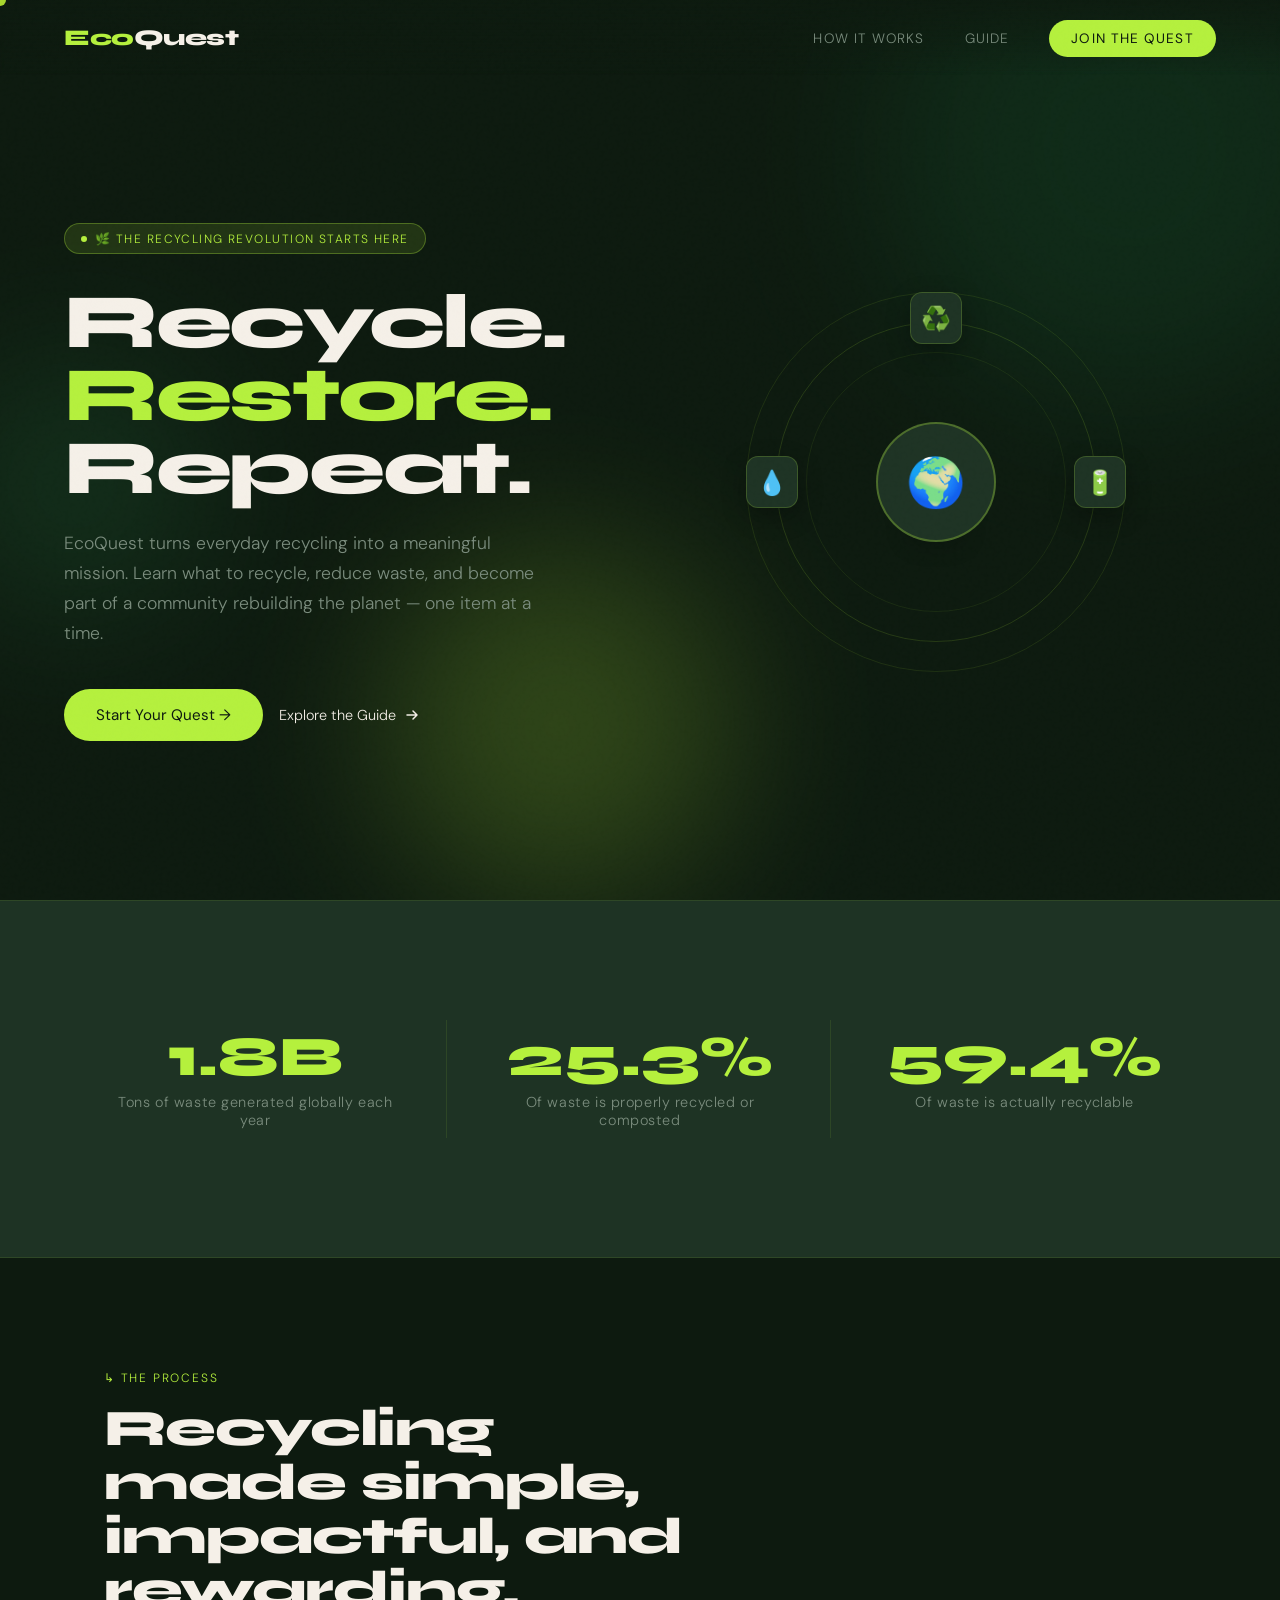
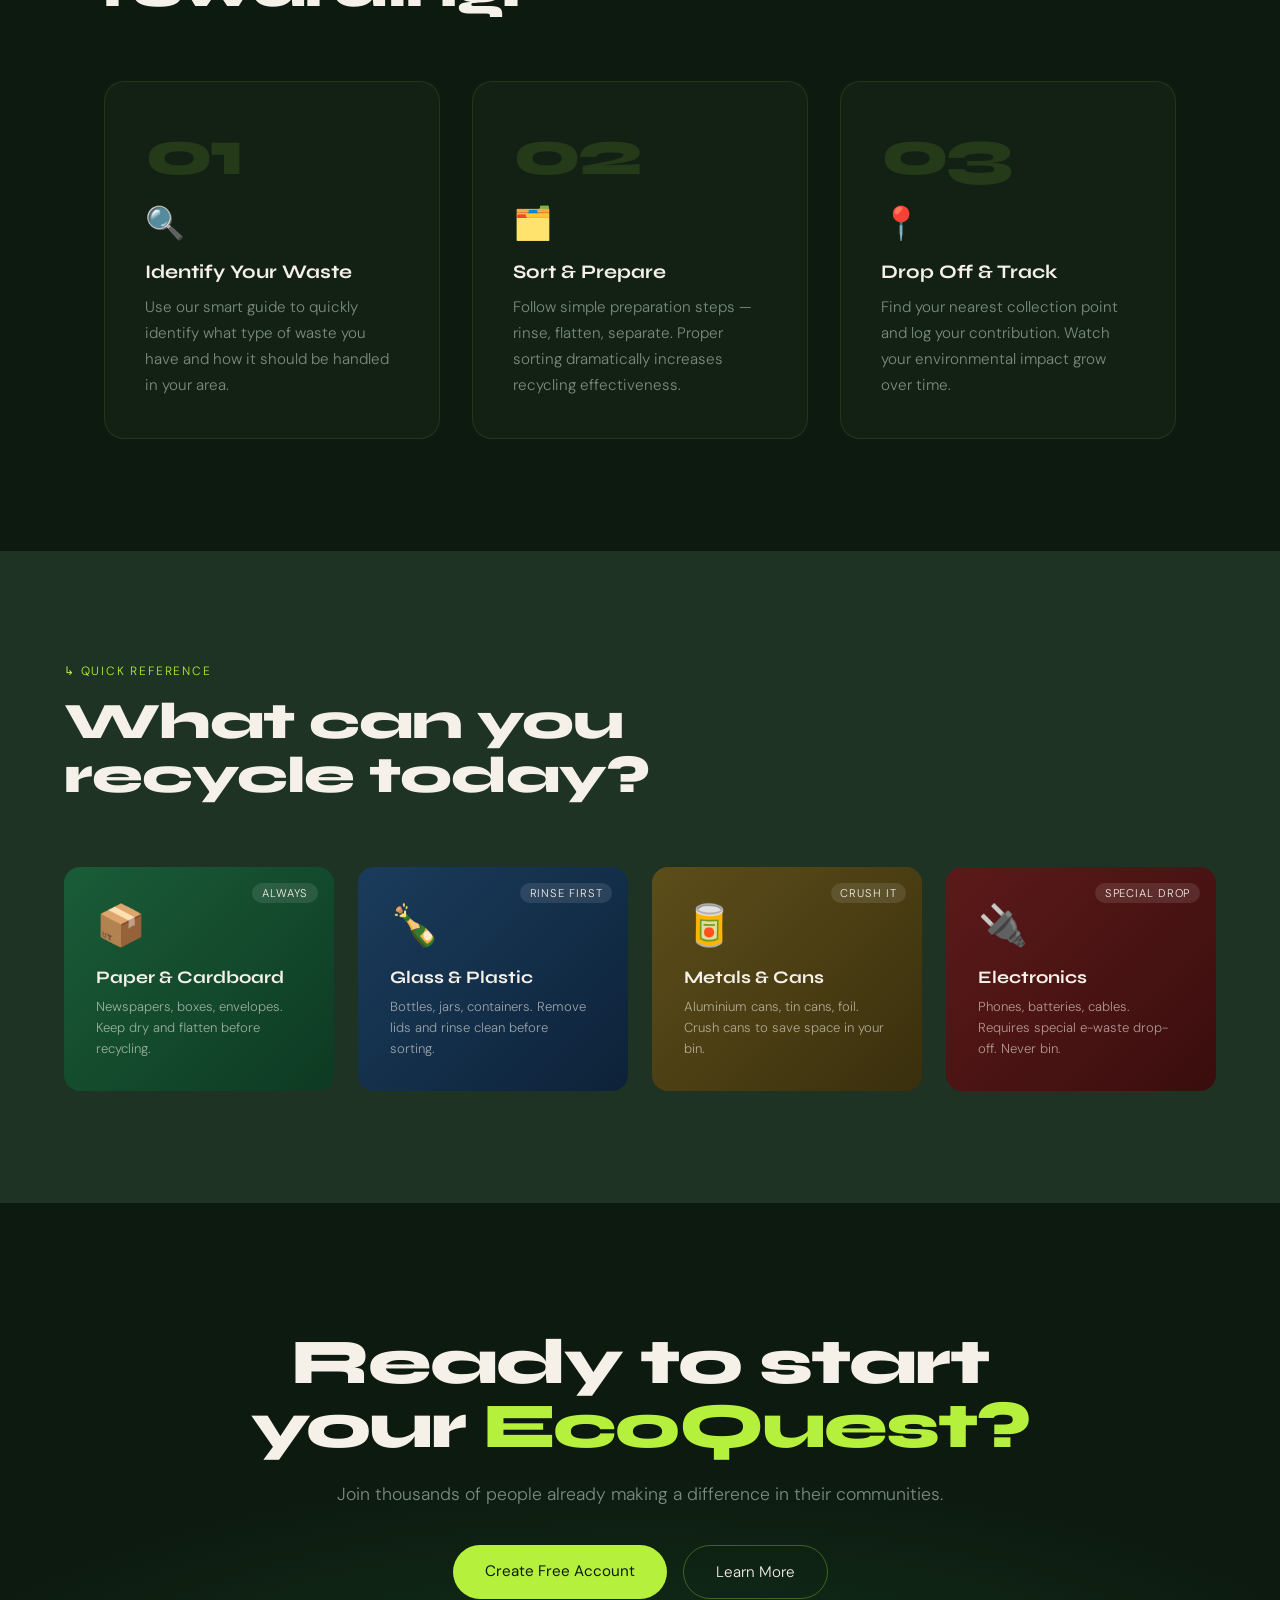
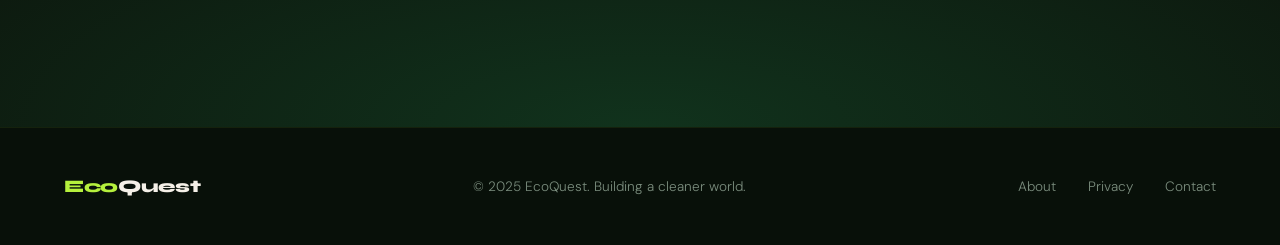
<file: index.html>
<!DOCTYPE html>
<html lang="en">
<head>
  <meta charset="UTF-8">
  <meta name="viewport" content="width=device-width, initial-scale=1.0">
  <title>EcoQuest – Recycle. Restore. Repeat.</title>
  <link href="https://fonts.googleapis.com/css2?family=Syne:wght@400;700;800&family=DM+Sans:ital,wght@0,300;0,400;1,300&display=swap" rel="stylesheet">
  <link rel="stylesheet" href="style.css">
</head>
<body>

  <div class="cursor" id="cursor"></div>

  <!-- ── NAV ────────────────────────────────────────────────────────────── -->
  <nav>
    <div class="logo">Eco<span>Quest</span></div>
    <ul>
      <li><a href="#how">How It Works</a></li>
      <li><a href="#guide">Guide</a></li>
      <li><a href="#join" class="nav-cta">Join the Quest</a></li>
    </ul>
  </nav>

  <!-- ── HERO ───────────────────────────────────────────────────────────── -->
  <section class="hero">
    <div class="blob blob-1"></div>
    <div class="blob blob-2"></div>
    <div class="blob blob-3"></div>

    <div class="hero-content">
      <div class="hero-tag">🌿 The Recycling Revolution Starts Here</div>
      <h1>Recycle.<br><em>Restore.</em>Repeat.</h1>
      <p class="hero-desc">EcoQuest turns everyday recycling into a meaningful mission. Learn what to recycle, reduce waste, and become part of a community rebuilding the planet — one item at a time.</p>
      <div class="hero-actions">
        <a href="#join" class="btn-primary">Start Your Quest →</a>
        <a href="#guide" class="btn-ghost">
          Explore the Guide
          <svg width="16" height="16" viewBox="0 0 16 16" fill="none">
            <path d="M3 8H13M13 8L9 4M13 8L9 12" stroke="currentColor" stroke-width="1.5" stroke-linecap="round"/>
          </svg>
        </a>
      </div>
    </div>

    <div class="hero-visual">
      <div class="orbit-container">
        <div class="orbit-ring"></div>
        <div class="orbit-ring"></div>
        <div class="orbit-ring"></div>
        <div class="orbit-item" style="top:0;left:50%;transform:translateX(-50%)">♻️</div>
        <div class="orbit-item" style="bottom:0;left:50%;transform:translateX(-50%);animation:counterSpinBottom 20s linear infinite reverse">🌱</div>
        <div class="orbit-item" style="left:0;top:50%;transform:translateY(-50%);animation:counterSpinLeft 14s linear infinite reverse">💧</div>
        <div class="orbit-item" style="right:0;top:50%;transform:translateY(-50%);animation:counterSpinRight 14s linear infinite">🔋</div>
        <div class="orbit-center">🌍</div>
      </div>
    </div>
  </section>

  <!-- ── STATS ──────────────────────────────────────────────────────────── -->
  <div class="stats reveal">
    <div class="stat">
      <div class="stat-num">2.3B</div>
      <div class="stat-label">Tons of waste generated globally each year</div>
    </div>
    <div class="stat">
      <div class="stat-num">32%</div>
      <div class="stat-label">Of waste is properly recycled or composted</div>
    </div>
    <div class="stat">
      <div class="stat-num">75%</div>
      <div class="stat-label">Of waste is actually recyclable</div>
    </div>
  </div>

  <!-- ── HOW IT WORKS ───────────────────────────────────────────────────── -->
  <section class="section" id="how">
    <div class="section-tag">↳ The Process</div>
    <h2 class="section-title reveal">Recycling made simple, impactful, and rewarding.</h2>
    <div class="steps">
      <div class="step reveal">
        <div class="step-num">01</div>
        <div class="step-icon">🔍</div>
        <h3>Identify Your Waste</h3>
        <p>Use our smart guide to quickly identify what type of waste you have and how it should be handled in your area.</p>
      </div>
      <div class="step reveal" style="transition-delay:0.15s">
        <div class="step-num">02</div>
        <div class="step-icon">🗂️</div>
        <h3>Sort &amp; Prepare</h3>
        <p>Follow simple preparation steps — rinse, flatten, separate. Proper sorting dramatically increases recycling effectiveness.</p>
      </div>
      <div class="step reveal" style="transition-delay:0.3s">
        <div class="step-num">03</div>
        <div class="step-icon">📍</div>
        <h3>Drop Off &amp; Track</h3>
        <p>Find your nearest collection point and log your contribution. Watch your environmental impact grow over time.</p>
      </div>
    </div>
  </section>

  <!-- ── RECYCLING GUIDE ────────────────────────────────────────────────── -->
  <section class="guide-section" id="guide">
    <div class="guide-inner">
      <div class="section-tag">↳ Quick Reference</div>
      <h2 class="section-title reveal">What can you<br>recycle today?</h2>
      <div class="categories">
        <div class="cat-card green reveal">
          <span class="cat-badge">Always</span>
          <span class="cat-emoji">📦</span>
          <h3>Paper &amp; Cardboard</h3>
          <p>Newspapers, boxes, envelopes. Keep dry and flatten before recycling.</p>
        </div>
        <div class="cat-card blue reveal" style="transition-delay:0.1s">
          <span class="cat-badge">Rinse First</span>
          <span class="cat-emoji">🍾</span>
          <h3>Glass &amp; Plastic</h3>
          <p>Bottles, jars, containers. Remove lids and rinse clean before sorting.</p>
        </div>
        <div class="cat-card yellow reveal" style="transition-delay:0.2s">
          <span class="cat-badge">Crush It</span>
          <span class="cat-emoji">🥫</span>
          <h3>Metals &amp; Cans</h3>
          <p>Aluminium cans, tin cans, foil. Crush cans to save space in your bin.</p>
        </div>
        <div class="cat-card red reveal" style="transition-delay:0.3s">
          <span class="cat-badge">Special Drop</span>
          <span class="cat-emoji">🔌</span>
          <h3>Electronics</h3>
          <p>Phones, batteries, cables. Requires special e-waste drop-off. Never bin.</p>
        </div>
      </div>
    </div>
  </section>

  <!-- ── CTA ────────────────────────────────────────────────────────────── -->
  <section class="cta-section" id="join">
    <h2 class="reveal">Ready to start<br>your <span>EcoQuest?</span></h2>
    <p class="reveal">Join thousands of people already making a difference in their communities.</p>
    <div class="cta-buttons reveal">
      <a href="login.html" class="btn-primary">Create Free Account</a>
      <a href="#how" class="btn-outline">Learn More</a>
    </div>
  </section>

  <!-- ── FOOTER ─────────────────────────────────────────────────────────── -->
  <footer>
    <div class="logo">Eco<span>Quest</span></div>
    <p>© 2025 EcoQuest. Building a cleaner world.</p>
    <div class="footer-links">
      <a href="#">About</a>
      <a href="#">Privacy</a>
      <a href="#">Contact</a>
    </div>
  </footer>
<script src="model.js"></script>

  <script src="script.js"></script>
</body>
</html>
</file>
<file: style.css>
:root {
    --green: #1a6b3c;
    --lime: #b5f03d;
    --dark: #0d1a0f;
    --mid: #1e3324;
    --cream: #f5f0e8;
    --gray: #7a8c7d;
}

*, *::before, *::after { box-sizing: border-box; margin: 0; padding: 0; }

html { scroll-behavior: smooth; }

body {
    background: var(--dark);
    color: var(--cream);
    font-family: 'DM Sans', sans-serif;
    font-weight: 300;
    overflow-x: hidden;
    cursor: none;
}

/* Custom cursor */
.cursor {
    position: fixed;
    width: 12px; height: 12px;
    background: var(--lime);
    border-radius: 50%;
    pointer-events: none;
    z-index: 9999;
    transform: translate(-50%, -50%);
    transition: transform 0.1s ease, width 0.3s ease, height 0.3s ease;
    mix-blend-mode: difference;
}
.cursor.expand { width: 40px; height: 40px; }

/* Noise overlay */
body::before {
    content: '';
    position: fixed;
    inset: 0;
    background-image: url("data:image/svg+xml,%3Csvg viewBox='0 0 256 256' xmlns='http://www.w3.org/2000/svg'%3E%3Cfilter id='noise'%3E%3CfeTurbulence type='fractalNoise' baseFrequency='0.9' numOctaves='4' stitchTiles='stitch'/%3E%3C/filter%3E%3Crect width='100%25' height='100%25' filter='url(%23noise)' opacity='0.04'/%3E%3C/svg%3E");
    pointer-events: none;
    z-index: 100;
    opacity: 0.4;
}

/* NAV */
nav {
    position: fixed;
    top: 0; left: 0; right: 0;
    z-index: 50;
    display: flex;
    align-items: center;
    justify-content: space-between;
    padding: 1.5rem 4rem;
    background: linear-gradient(to bottom, rgba(13,26,15,0.9), transparent);
    backdrop-filter: blur(2px);
}
.logo {
    font-family: 'Syne', sans-serif;
    font-weight: 800;
    font-size: 1.4rem;
    letter-spacing: -0.02em;
    color: var(--lime);
}
.logo span { color: var(--cream); }
nav ul { list-style: none; display: flex; gap: 2.5rem; }
nav ul a {
    text-decoration: none;
    color: var(--gray);
    font-size: 0.85rem;
    letter-spacing: 0.08em;
    text-transform: uppercase;
    transition: color 0.3s;
}
nav ul a:hover { color: var(--lime); }
.nav-cta {
    background: var(--lime);
    color: var(--dark) !important;
    padding: 0.6rem 1.4rem;
    border-radius: 100px;
    font-weight: 400 !important;
    transition: background 0.3s, transform 0.2s !important;
}
.nav-cta:hover { background: #ceff5a !important; transform: scale(1.05); }

/* HERO */
.hero {
    min-height: 100vh;
    display: grid;
    grid-template-columns: 1fr 1fr;
    align-items: center;
    padding: 8rem 4rem 4rem;
    position: relative;
    overflow: hidden;
    gap: 2rem;
}

/* Animated background blobs */
.blob {
    position: absolute;
    border-radius: 50%;
    filter: blur(80px);
    opacity: 0.2;
    animation: float 8s ease-in-out infinite;
}
.blob-1 { width: 500px; height: 500px; background: var(--green); top: -100px; right: -100px; animation-delay: 0s; }
.blob-2 { width: 350px; height: 350px; background: var(--lime); bottom: 0; left: 30%; animation-delay: -3s; }
.blob-3 { width: 250px; height: 250px; background: #2d8c50; top: 40%; left: -50px; animation-delay: -6s; }

@keyframes float {
    0%, 100% { transform: translateY(0) scale(1); }
    50% { transform: translateY(-30px) scale(1.05); }
}

.hero-content { position: relative; z-index: 2; }

.hero-tag {
    display: inline-flex;
    align-items: center;
    gap: 0.5rem;
    background: rgba(181,240,61,0.12);
    border: 1px solid rgba(181,240,61,0.3);
    color: var(--lime);
    font-size: 0.75rem;
    letter-spacing: 0.12em;
    text-transform: uppercase;
    padding: 0.4rem 1rem;
    border-radius: 100px;
    margin-bottom: 2rem;
    opacity: 0;
    animation: fadeUp 0.6s ease forwards 0.2s;
}
.hero-tag::before {
    content: '';
    width: 6px; height: 6px;
    background: var(--lime);
    border-radius: 50%;
    animation: pulse 2s infinite;
}
@keyframes pulse { 0%,100%{opacity:1;} 50%{opacity:0.3;} }

h1 {
    font-family: 'Syne', sans-serif;
    font-weight: 800;
    font-size: clamp(3rem, 6vw, 5.5rem);
    line-height: 0.95;
    letter-spacing: -0.03em;
    margin-bottom: 1.5rem;
    opacity: 0;
    animation: fadeUp 0.7s ease forwards 0.4s;
}
h1 em {
    font-style: normal;
    color: var(--lime);
    display: block;
}

.hero-desc {
    font-size: 1.1rem;
    line-height: 1.7;
    color: var(--gray);
    max-width: 480px;
    margin-bottom: 2.5rem;
    opacity: 0;
    animation: fadeUp 0.7s ease forwards 0.6s;
}

.hero-actions {
    display: flex;
    gap: 1rem;
    align-items: center;
    opacity: 0;
    animation: fadeUp 0.7s ease forwards 0.8s;
}
.btn-primary {
    background: var(--lime);
    color: var(--dark);
    border: none;
    padding: 1rem 2rem;
    border-radius: 100px;
    font-family: 'DM Sans', sans-serif;
    font-size: 0.95rem;
    cursor: none;
    transition: transform 0.2s, background 0.3s;
    text-decoration: none;
    font-weight: 400;
}
.btn-primary:hover { background: #ceff5a; transform: scale(1.04) translateY(-2px); }

.btn-ghost {
    color: var(--cream);
    text-decoration: none;
    font-size: 0.9rem;
    display: flex;
    align-items: center;
    gap: 0.5rem;
    transition: gap 0.3s, color 0.3s;
}
.btn-ghost:hover { gap: 0.9rem; color: var(--lime); }
.btn-ghost svg { transition: transform 0.3s; }
.btn-ghost:hover svg { transform: translateX(4px); }

/* Hero visual */
.hero-visual {
    position: relative;
    z-index: 2;
    display: flex;
    justify-content: center;
    align-items: center;
    opacity: 0;
    animation: fadeIn 1s ease forwards 1s;
}

.orbit-container {
    position: relative;
    width: 380px;
    height: 380px;
}

.orbit-center {
    position: absolute;
    inset: 50%;
    transform: translate(-50%, -50%);
    width: 120px;
    height: 120px;
    background: var(--mid);
    border: 2px solid rgba(181,240,61,0.3);
    border-radius: 50%;
    display: flex;
    align-items: center;
    justify-content: center;
    font-size: 3rem;
}

.orbit-ring {
    position: absolute;
    inset: 0;
    border: 1px solid rgba(181,240,61,0.1);
    border-radius: 50%;
    animation: spin 20s linear infinite;
}
.orbit-ring:nth-child(2) { inset: 30px; animation-duration: 14s; animation-direction: reverse; border-color: rgba(181,240,61,0.15); }
.orbit-ring:nth-child(3) { inset: 60px; animation-duration: 9s; border-color: rgba(181,240,61,0.08); }

@keyframes spin { from { transform: rotate(0deg); } to { transform: rotate(360deg); } }

.orbit-item {
    position: absolute;
    width: 52px; height: 52px;
    background: var(--mid);
    border: 1px solid rgba(181,240,61,0.2);
    border-radius: 12px;
    display: flex;
    align-items: center;
    justify-content: center;
    font-size: 1.5rem;
    box-shadow: 0 8px 24px rgba(0,0,0,0.3);
    animation: counterSpin 20s linear infinite;
}
.orbit-item:nth-child(2) { top: 0; left: 50%; transform: translateX(-50%); }
.orbit-item:nth-child(3) { bottom: 0; left: 50%; transform: translateX(-50%); animation-direction: reverse; }
.orbit-item:nth-child(4) { left: 0; top: 50%; transform: translateY(-50%); animation-duration: 14s; animation-direction: reverse; }
.orbit-item:nth-child(5) { right: 0; top: 50%; transform: translateY(-50%); animation-duration: 14s; }

@keyframes counterSpin {
    from { transform: translateX(-50%) rotate(0deg); }
    to { transform: translateX(-50%) rotate(-360deg); }
}
.orbit-item:nth-child(4) { animation-name: counterSpinY; }
.orbit-item:nth-child(5) { animation-name: counterSpinY2; }
@keyframes counterSpinY {
    from { transform: translateY(-50%) rotate(0deg); }
    to { transform: translateY(-50%) rotate(360deg); }
}
@keyframes counterSpinY2 {
    from { transform: translateY(-50%) rotate(0deg); }
    to { transform: translateY(-50%) rotate(-360deg); }
}
@keyframes counterSpinBottom { from{transform:translateX(-50%) rotate(0deg)} to{transform:translateX(-50%) rotate(360deg)} }
@keyframes counterSpinLeft { from{transform:translateY(-50%) rotate(0deg)} to{transform:translateY(-50%) rotate(-360deg)} }
@keyframes counterSpinRight { from{transform:translateY(-50%) rotate(0deg)} to{transform:translateY(-50%) rotate(360deg)} }

/* STATS */
.stats {
    padding: 5rem 4rem;
    background: var(--mid);
    display: grid;
    grid-template-columns: repeat(3, 1fr);
    gap: 2px;
    border-top: 1px solid rgba(181,240,61,0.1);
    border-bottom: 1px solid rgba(181,240,61,0.1);
}
.stat {
    padding: 3rem;
    text-align: center;
    position: relative;
    transition: background 0.3s;
}
.stat:hover { background: rgba(181,240,61,0.05); }
.stat::after {
    content: '';
    position: absolute;
    right: 0; top: 20%; bottom: 20%;
    width: 1px;
    background: rgba(181,240,61,0.1);
}
.stat:last-child::after { display: none; }
.stat-num {
    font-family: 'Syne', sans-serif;
    font-weight: 800;
    font-size: 3.5rem;
    color: var(--lime);
    line-height: 1;
    margin-bottom: 0.5rem;
}
.stat-label { color: var(--gray); font-size: 0.9rem; letter-spacing: 0.04em; }

/* HOW IT WORKS */
.section {
    padding: 7rem 4rem;
    max-width: 1200px;
    margin: 0 auto;
}
.section-tag {
    font-size: 0.75rem;
    letter-spacing: 0.15em;
    text-transform: uppercase;
    color: var(--lime);
    margin-bottom: 1rem;
}
.section-title {
    font-family: 'Syne', sans-serif;
    font-weight: 800;
    font-size: clamp(2rem, 4vw, 3.2rem);
    line-height: 1.05;
    letter-spacing: -0.02em;
    margin-bottom: 4rem;
    max-width: 600px;
}

.steps {
    display: grid;
    grid-template-columns: repeat(3, 1fr);
    gap: 2rem;
}
.step {
    padding: 2.5rem;
    border: 1px solid rgba(181,240,61,0.1);
    border-radius: 20px;
    position: relative;
    overflow: hidden;
    transition: border-color 0.3s, transform 0.3s;
    background: rgba(30,51,36,0.3);
}
.step:hover { border-color: rgba(181,240,61,0.35); transform: translateY(-6px); }
.step::before {
    content: '';
    position: absolute;
    top: 0; left: 0; right: 0;
    height: 2px;
    background: linear-gradient(to right, var(--lime), transparent);
    transform: scaleX(0);
    transform-origin: left;
    transition: transform 0.4s ease;
}
.step:hover::before { transform: scaleX(1); }
.step-num {
    font-family: 'Syne', sans-serif;
    font-weight: 800;
    font-size: 4rem;
    color: rgba(181,240,61,0.12);
    line-height: 1;
    margin-bottom: 1rem;
    letter-spacing: -0.04em;
}
.step-icon { font-size: 2rem; margin-bottom: 1rem; }
.step h3 {
    font-family: 'Syne', sans-serif;
    font-weight: 700;
    font-size: 1.2rem;
    margin-bottom: 0.75rem;
}
.step p { color: var(--gray); line-height: 1.7; font-size: 0.95rem; }

/* RECYCLING GUIDE */
.guide-section {
    background: var(--mid);
    padding: 7rem 4rem;
}
.guide-inner { max-width: 1200px; margin: 0 auto; }
.categories {
    display: grid;
    grid-template-columns: repeat(4, 1fr);
    gap: 1.5rem;
    margin-top: 4rem;
}
.cat-card {
    padding: 2rem;
    border-radius: 16px;
    cursor: none;
    transition: transform 0.3s, box-shadow 0.3s;
    position: relative;
    overflow: hidden;
}
.cat-card:hover { transform: scale(1.04) rotate(-1deg); box-shadow: 0 20px 60px rgba(0,0,0,0.4); }
.cat-card.green { background: linear-gradient(135deg, #1a5c38, #0d3a22); }
.cat-card.blue  { background: linear-gradient(135deg, #1a3c5c, #0d2238); }
.cat-card.yellow{ background: linear-gradient(135deg, #5c4e1a, #3a2f0d); }
.cat-card.red   { background: linear-gradient(135deg, #5c1a1a, #3a0d0d); }
.cat-emoji { font-size: 2.5rem; margin-bottom: 1rem; display: block; }
.cat-card h3 { font-family: 'Syne', sans-serif; font-weight: 700; font-size: 1.1rem; margin-bottom: 0.5rem; }
.cat-card p { font-size: 0.82rem; color: rgba(245,240,232,0.6); line-height: 1.6; }
.cat-badge {
    position: absolute;
    top: 1rem; right: 1rem;
    background: rgba(255,255,255,0.1);
    border-radius: 100px;
    padding: 0.2rem 0.6rem;
    font-size: 0.7rem;
    letter-spacing: 0.08em;
    text-transform: uppercase;
}

/* CTA */
.cta-section {
    padding: 8rem 4rem;
    text-align: center;
    position: relative;
    overflow: hidden;
}
.cta-section::before {
    content: '';
    position: absolute;
    inset: 0;
    background: radial-gradient(ellipse 60% 50% at 50% 100%, rgba(26,107,60,0.3), transparent);
}
.cta-section h2 {
    font-family: 'Syne', sans-serif;
    font-weight: 800;
    font-size: clamp(2.5rem, 5vw, 4.5rem);
    letter-spacing: -0.03em;
    line-height: 1;
    margin-bottom: 1.5rem;
    position: relative;
    z-index: 1;
}
.cta-section h2 span { color: var(--lime); }
.cta-section p {
    color: var(--gray);
    font-size: 1.1rem;
    margin-bottom: 2.5rem;
    position: relative;
    z-index: 1;
}
.cta-buttons {
    display: flex;
    gap: 1rem;
    justify-content: center;
    position: relative;
    z-index: 1;
}
.btn-outline {
    border: 1px solid rgba(181,240,61,0.3);
    color: var(--cream);
    padding: 1rem 2rem;
    border-radius: 100px;
    font-family: 'DM Sans', sans-serif;
    font-size: 0.95rem;
    cursor: none;
    background: transparent;
    transition: border-color 0.3s, background 0.3s;
    text-decoration: none;
}
.btn-outline:hover { border-color: var(--lime); background: rgba(181,240,61,0.07); }

/* FOOTER */
footer {
    background: rgba(0,0,0,0.4);
    border-top: 1px solid rgba(181,240,61,0.08);
    padding: 3rem 4rem;
    display: flex;
    align-items: center;
    justify-content: space-between;
}
footer .logo { font-size: 1.1rem; }
footer p { color: var(--gray); font-size: 0.85rem; }
.footer-links { display: flex; gap: 2rem; }
.footer-links a { color: var(--gray); text-decoration: none; font-size: 0.85rem; transition: color 0.3s; }
.footer-links a:hover { color: var(--lime); }

/* Animations */
@keyframes fadeUp {
    from { opacity: 0; transform: translateY(20px); }
    to { opacity: 1; transform: translateY(0); }
}
@keyframes fadeIn {
    from { opacity: 0; } to { opacity: 1; }
}

/* Scroll reveal */
.reveal { opacity: 0; transform: translateY(30px); transition: opacity 0.7s ease, transform 0.7s ease; }
.reveal.visible { opacity: 1; transform: translateY(0); }

/* RESPONSIVE */
@media (max-width: 900px) {
    nav { padding: 1.2rem 2rem; }
    nav ul { display: none; }
    .hero { grid-template-columns: 1fr; padding: 7rem 2rem 3rem; }
    .hero-visual { display: none; }
    .stats { grid-template-columns: 1fr; gap: 0; }
    .stat::after { display: none; }
    .steps { grid-template-columns: 1fr; }
    .categories { grid-template-columns: 1fr 1fr; }
    .section { padding: 4rem 2rem; }
    .guide-section { padding: 4rem 2rem; }
    footer { flex-direction: column; gap: 1.5rem; text-align: center; }
}
</file>
